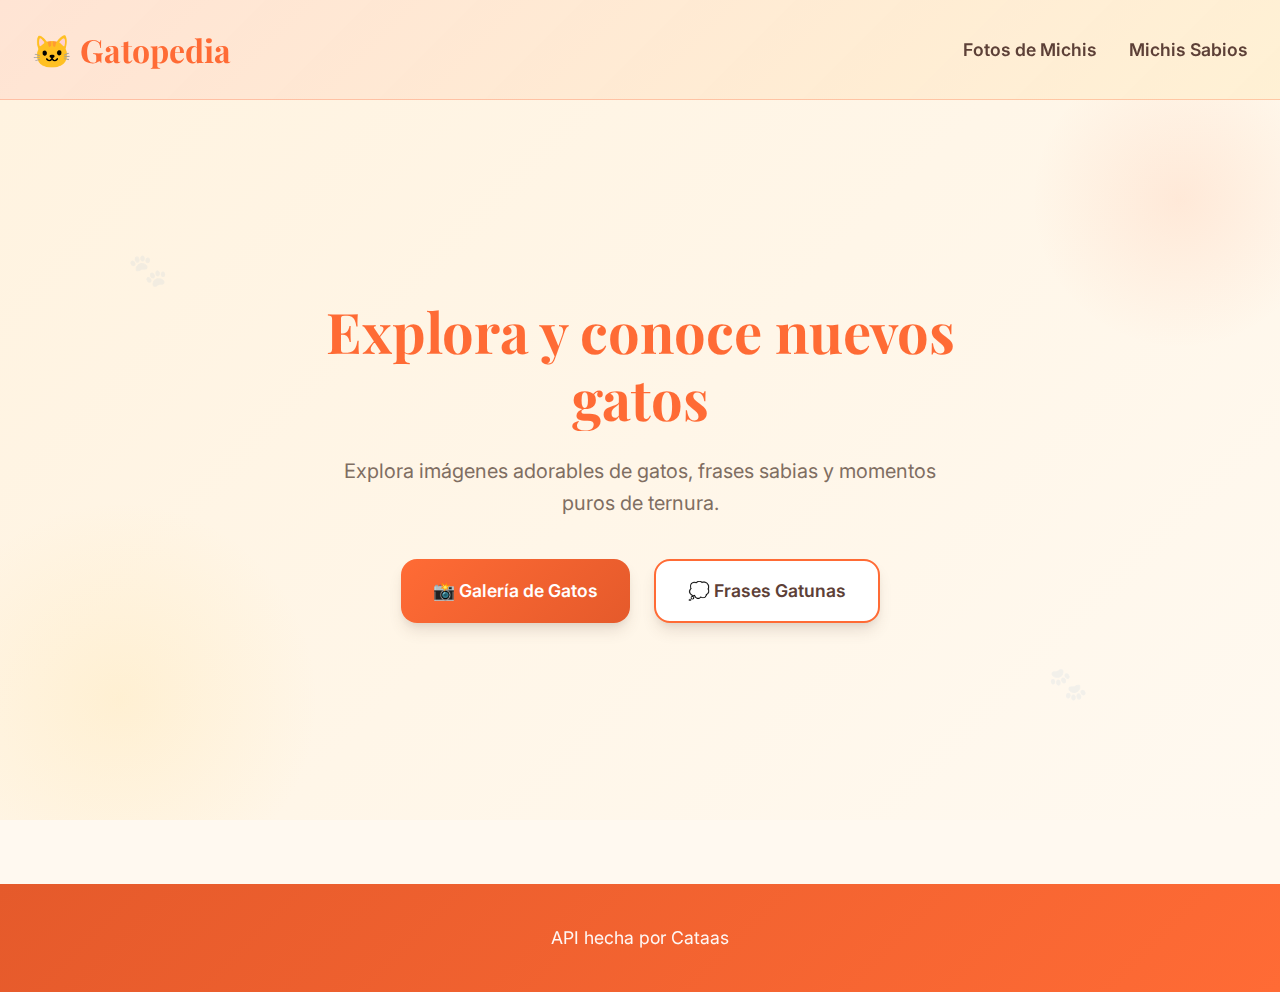
<file: 243714_Lnading/index.html>
<!DOCTYPE html>
<html lang="es">
<head>
  <meta charset="UTF-8" />
  <meta name="viewport" content="width=device-width, initial-scale=1.0" />
  <title>Gatopedia - Tu Universo Felino</title>
  <link rel="stylesheet" href="styles/index.css">
  <link href="https://fonts.googleapis.com/css2?family=Playfair+Display:wght@600;700&family=Inter:wght@300;400;500;600&display=swap" rel="stylesheet" />

</head>
<body>
  <header class="navbar">
    <h1>Gatopedia</h1>
    <nav>
      <a href="galeria.html">Fotos de Michis</a>
      <a href="frases.html">Michis Sabios</a>
    </nav>
  </header>

  <section class="hero">
    <div class="paw-decoration paw-1">🐾</div>
    <div class="paw-decoration paw-2">🐾</div>
    <div class="hero-content">
      <h2>Explora y conoce nuevos gatos</h2>
      <p>Explora imágenes adorables de gatos, frases sabias y momentos puros de ternura.</p>
      <div class="cta">
        <a href="galeria.html" class="btn btn-primary">📸 Galería de Gatos</a>
        <a href="frases.html" class="btn btn-secondary">💭 Frases Gatunas</a>
      </div>
    </div>
  </section>


  <footer>
    <p>API hecha por Cataas</p>
  </footer>
</body>
</html>
</file>
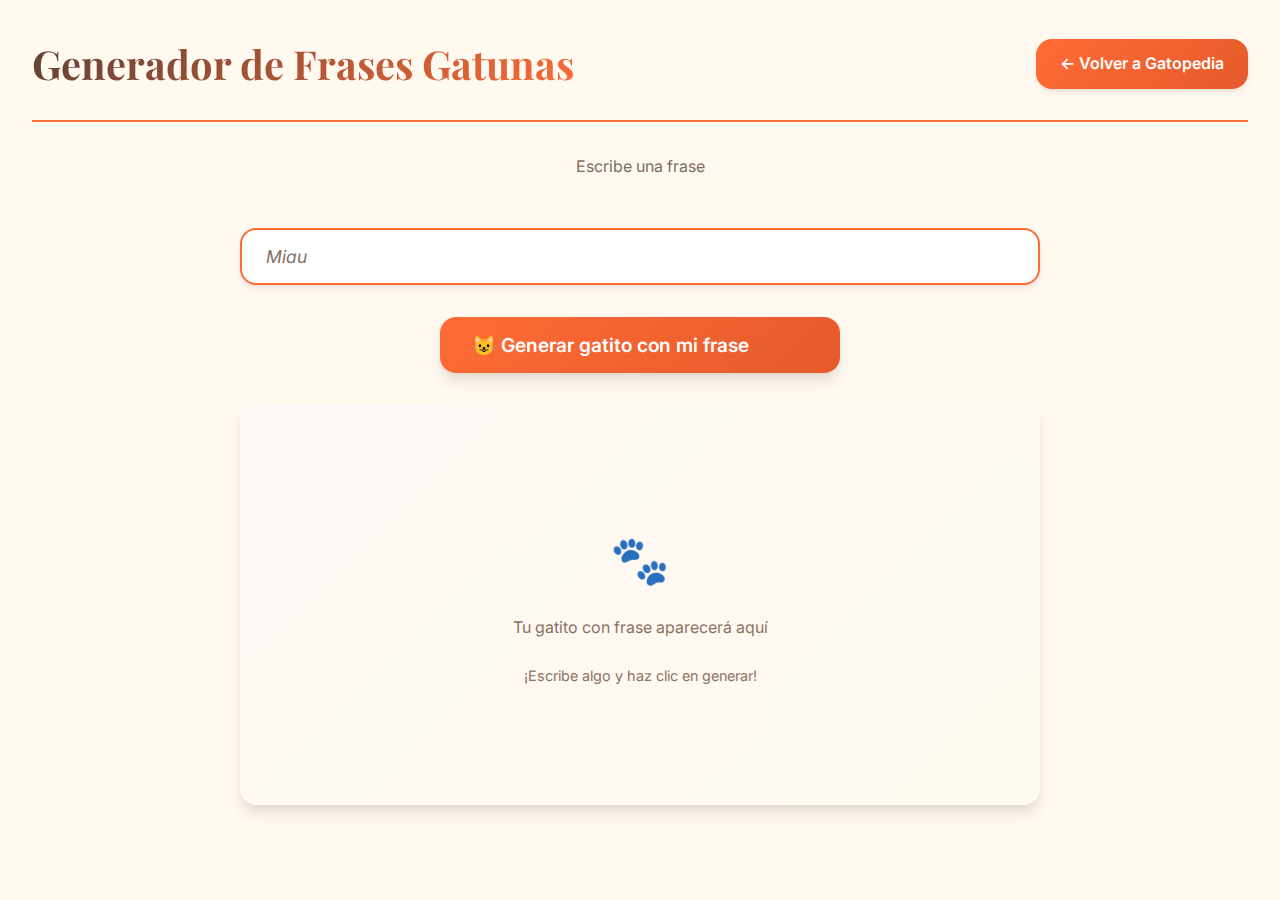
<file: 243714_Lnading/frases.html>
<!DOCTYPE html>
<html lang="es">
<head>
  <meta charset="UTF-8" />
  <meta name="viewport" content="width=device-width, initial-scale=1.0" />
  <title>Frases Gatunas - Gatopedia</title>
  <link rel="stylesheet" href="styles/frases.css">
  <link href="https://fonts.googleapis.com/css2?family=Playfair+Display:wght@600;700&family=Inter:wght@300;400;500;600&display=swap" rel="stylesheet" />

</head>
<body>
  <header>
    <h2>Generador de Frases Gatunas</h2>
    <a href="index.html" class="btn volver">← Volver a Gatopedia</a>
  </header>

  <main>
    <div class="instructions">Escribe una frase</div>
    <input type="text" id="frase" class="input-frase" placeholder="Miau" maxlength="100" />
    <button id="generar" class="btn-frases">😺 Generar gatito con mi frase</button>
    <div id="contenedor" class="contenedor-imagen">
      <div class="empty-state">
        <div class="paw-icon">🐾</div>
        <p>Tu gatito con frase aparecerá aquí</p>
        <p style="font-size: 0.9rem; margin-top: 0.5rem;">¡Escribe algo y haz clic en generar!</p>
      </div>
    </div>
  </main>
<script src="JS/FRASES.JS"></script>
</body>
</html>
</file>
<file: 243714_Lnading/styles/index.css>
* {
      margin: 0;
      padding: 0;
      box-sizing: border-box;
    }

    :root {
      --primary-orange: #FF6B35;
      --primary-orange-dark: #E55A2B;
      --secondary-orange: #FF8C42;
      --accent-yellow: #FFD166;
      --background-beige: #FFF9F0;
      --surface-cream: #FEF5E7;
      --text-brown: #5D4037;
      --text-gray: #7F6E62;
      --border-radius: 16px;
      --shadow-sm: 0 4px 6px -1px rgba(93, 64, 55, 0.1), 0 2px 4px -1px rgba(93, 64, 55, 0.06);
      --shadow-md: 0 10px 15px -3px rgba(93, 64, 55, 0.15), 0 4px 6px -2px rgba(93, 64, 55, 0.08);
      --shadow-lg: 0 25px 50px -12px rgba(93, 64, 55, 0.25);
      --transition: all 0.3s cubic-bezier(0.4, 0, 0.2, 1);
    }

    body {
      font-family: 'Inter', sans-serif;
      background-color: var(--background-beige);
      color: var(--text-brown);
      line-height: 1.6;
      overflow-x: hidden;
    }

    h1, h2, h3, h4 {
      font-family: 'Playfair Display', serif;
      font-weight: 700;
    }

    .navbar {
      display: flex;
      justify-content: space-between;
      align-items: center;
      padding: 1.5rem 2rem;
      background: linear-gradient(135deg, rgba(255, 107, 53, 0.15) 0%, rgba(255, 209, 102, 0.2) 100%);
      backdrop-filter: blur(10px);
      position: sticky;
      top: 0;
      z-index: 100;
      border-bottom: 1px solid rgba(255, 107, 53, 0.3);
    }

    .navbar h1 {
      font-size: 2rem;
      color: var(--primary-orange);
      display: flex;
      align-items: center;
      gap: 0.5rem;
    }

    .navbar h1::before {
      content: '🐱';
    }

    .navbar nav {
      display: flex;
      gap: 2rem;
    }

    .navbar a {
      text-decoration: none;
      color: var(--text-brown);
      font-weight: 600;
      font-size: 1.1rem;
      transition: var(--transition);
      position: relative;
      padding: 0.5rem 0;
    }

    .navbar a:hover {
      color: var(--primary-orange);
    }

    .navbar a::after {
      content: '';
      position: absolute;
      bottom: 0;
      left: 0;
      width: 0;
      height: 2px;
    }

    .navbar a:hover::after {
      width: 100%;
    }

    .hero {
      min-height: 80vh;
      display: flex;
      align-items: center;
      justify-content: center;
      padding: 2rem;
      background: linear-gradient(135deg, #FFF3E0 0%, #FFF9F0 100%);
      position: relative;
      overflow: hidden;
    }

    .hero::before {
      content: '';
      position: absolute;
      top: -50px;
      right: -50px;
      width: 300px;
      height: 300px;
      background: radial-gradient(circle, var(--primary-orange) 0%, transparent 70%);
      opacity: 0.1;
      border-radius: 50%;
    }

    .hero::after {
      content: '';
      position: absolute;
      bottom: -80px;
      left: -80px;
      width: 400px;
      height: 400px;
      background: radial-gradient(circle, var(--accent-yellow) 0%, transparent 70%);
      opacity: 0.15;
      border-radius: 50%;
    }

    .hero-content {
      max-width: 800px;
      text-align: center;
      z-index: 2;
      padding: 2rem;
    }

    .hero h2 {
      font-size: 3.5rem;
      margin-bottom: 1.5rem;
      line-height: 1.2;
      color: var(--text-brown);
      background:  var(--primary-orange);
      -webkit-background-clip: text;
      -webkit-text-fill-color: transparent;
      background-clip: text;
    }

    .hero p {
      font-size: 1.25rem;
      color: var(--text-gray);
      margin-bottom: 2.5rem;
      max-width: 600px;
      margin-left: auto;
      margin-right: auto;
    }

    .cta {
      display: flex;
      gap: 1.5rem;
      justify-content: center;
      flex-wrap: wrap;
    }

    .btn {
      display: inline-flex;
      align-items: center;
      gap: 0.75rem;
      padding: 1rem 2rem;
      border-radius: var(--border-radius);
      text-decoration: none;
      font-weight: 600;
      font-size: 1.1rem;
      transition: var(--transition);
      box-shadow: var(--shadow-md);
      position: relative;
      overflow: hidden;
      border: none;
      cursor: pointer;
    }

    .btn-primary {
      background: linear-gradient(135deg, var(--primary-orange), var(--primary-orange-dark));
      color: white;
    }

    .btn-primary:hover {
      transform: translateY(-4px);
      box-shadow: var(--shadow-lg);
    }

    .btn-secondary {
      background: white;
      color: var(--text-brown);
      border: 2px solid var(--primary-orange);
    }

    .btn-secondary:hover {
      transform: translateY(-4px);
      box-shadow: var(--shadow-lg);
      background: linear-gradient(135deg, var(--primary-orange), var(--primary-orange-dark));
      color: white;
    }

    footer {
      background: linear-gradient(135deg, var(--primary-orange-dark) 0%, var(--primary-orange) 100%);
      color: white;
      text-align: center;
      padding: 2.5rem;
      margin-top: 4rem;
    }

    footer p {
      font-size: 1.1rem;
      opacity: 0.95;
    }

    /* Responsive Design */
    @media (max-width: 768px) {
      .navbar {
        flex-direction: column;
        gap: 1rem;
        padding: 1rem;
      }

      .navbar nav {
        gap: 1.5rem;
      }

      .hero h2 {
        font-size: 2.5rem;
      }

      .hero p {
        font-size: 1.1rem;
      }

      .cta {
        flex-direction: column;
        align-items: center;
      }

      .features h3 {
        font-size: 2rem;
      }

      .grid {
        grid-template-columns: 1fr;
        gap: 2rem;
      }
    }

    @media (max-width: 480px) {
      .hero h2 {
        font-size: 2rem;
      }

      .btn {
        width: 100%;
        justify-content: center;
      }
    }

    /* Animation for hero text */
    @keyframes fadeInUp {
      from {
        opacity: 0;
        transform: translateY(30px);
      }
      to {
        opacity: 1;
        transform: translateY(0);
      }
    }

    .hero-content > * {
      animation: fadeInUp 0.8s ease-out forwards;
    }

    .hero-content h2 {
      animation-delay: 0.1s;
    }

    .hero-content p {
      animation-delay: 0.3s;
    }

    .cta {
      animation-delay: 0.5s;
    }

    /* Paw print decoration */
    .paw-decoration {
      position: absolute;
      font-size: 2rem;
      opacity: 0.05;
      z-index: 1;
    }

    .paw-1 {
      top: 20%;
      left: 10%;
    }

    .paw-2 {
      bottom: 15%;
      right: 15%;
      transform: rotate(180deg);
    }
</file>
<file: 243714_Lnading/styles/frases.css>
* {
  margin: 0;
  padding: 0;
  box-sizing: border-box;
}

:root {
  --primary-orange: #ff6b35;
  --primary-orange-dark: #e55a2b;
  --secondary-orange: #ff8c42;
  --accent-yellow: #ffd166;
  --background-beige: #fff9f0;
  --surface-cream: #fef5e7;
  --text-brown: #5d4037;
  --text-gray: #7f6e62;
  --border-radius: 16px;
  --shadow-sm: 0 4px 6px -1px rgba(93, 64, 55, 0.1),
    0 2px 4px -1px rgba(93, 64, 55, 0.06);
  --shadow-md: 0 10px 15px -3px rgba(93, 64, 55, 0.15),
    0 4px 6px -2px rgba(93, 64, 55, 0.08);
  --shadow-lg: 0 25px 50px -12px rgba(93, 64, 55, 0.25);
  --transition: all 0.3s cubic-bezier(0.4, 0, 0.2, 1);
}

body {
  font-family: "Inter", sans-serif;
  background-color: var(--background-beige);
  color: var(--text-brown);
  line-height: 1.6;
  min-height: 100vh;
  padding: 2rem;
}

h1,
h2,
h3,
h4 {
  font-family: "Playfair Display", serif;
  font-weight: 700;
}

header {
  display: flex;
  justify-content: space-between;
  align-items: center;
  margin-bottom: 3rem;
  padding-bottom: 1.5rem;
  border-bottom: 2px solid var(--primary-orange);
}

header h2 {
  font-size: 2.5rem;
  color: var(--text-brown);
  background: linear-gradient(135deg, var(--text-brown), var(--primary-orange));
  -webkit-background-clip: text;
  -webkit-text-fill-color: transparent;
  background-clip: text;
}

.btn.volver {
  background: linear-gradient(
    135deg,
    var(--primary-orange),
    var(--primary-orange-dark)
  );
  color: white;
  text-decoration: none;
  padding: 0.75rem 1.5rem;
  border-radius: var(--border-radius);
  font-weight: 600;
  transition: var(--transition);
  box-shadow: var(--shadow-sm);
  display: inline-flex;
  align-items: center;
  gap: 0.5rem;
}

.btn.volver:hover {
  transform: translateY(-2px);
  box-shadow: var(--shadow-md);
}

main {
  display: flex;
  flex-direction: column;
  align-items: center;
  gap: 2rem;
  max-width: 800px;
  margin: 0 auto;
}

.input-frase {
  width: 100%;
  padding: 1rem 1.5rem;
  border: 2px solid var(--primary-orange);
  border-radius: var(--border-radius);
  font-size: 1.1rem;
  font-family: "Inter", sans-serif;
  color: var(--text-brown);
  background: white;
  box-shadow: var(--shadow-sm);
  transition: var(--transition);
}

.input-frase:focus {
  outline: none;
  border-color: var(--primary-orange-dark);
  box-shadow: 0 0 0 3px rgba(255, 107, 53, 0.2);
  transform: translateY(-2px);
}

.input-frase::placeholder {
  color: var(--text-gray);
  font-style: italic;
}

.btn-frases {
  background: linear-gradient(
    135deg,
    var(--primary-orange),
    var(--primary-orange-dark)
  );
  color: white;
  border: none;
  padding: 1rem 2rem;
  border-radius: var(--border-radius);
  font-size: 1.2rem;
  font-weight: 600;
  cursor: pointer;
  transition: var(--transition);
  box-shadow: var(--shadow-md);
  display: inline-flex;
  align-items: center;
  gap: 0.75rem;
  font-family: "Inter", sans-serif;
  width: 100%;
  max-width: 400px;
}

.btn-frases:hover {
  transform: translateY(-4px);
  box-shadow: var(--shadow-lg);
}

.contenedor-imagen {
  width: 100%;
  background: white;
  border-radius: var(--border-radius);
  padding: 2rem;
  box-shadow: var(--shadow-md);
  display: flex;
  justify-content: center;
  align-items: center;
  min-height: 400px;
  position: relative;
  overflow: hidden;
}

.contenedor-imagen::before {
  content: "";
  position: absolute;
  top: 0;
  left: 0;
  width: 100%;
  height: 100%;
  background: linear-gradient(
    135deg,
    rgba(255, 107, 53, 0.05) 0%,
    rgba(255, 209, 102, 0.1) 100%
  );
  z-index: 1;
}

.contenedor-imagen img {
  max-width: 100%;
  max-height: 500px;
  border-radius: var(--border-radius);
  object-fit: contain;
  z-index: 2;
  transition: var(--transition);
  box-shadow: var(--shadow-sm);
}

.contenedor-imagen img:hover {
  transform: scale(1.02);
  box-shadow: var(--shadow-lg);
}

.loading {
  display: flex;
  align-items: center;
  justify-content: center;
  gap: 1rem;
  color: var(--text-gray);
  font-size: 1.1rem;
}

.paw-spinner {
  font-size: 1.5rem;
  animation: bounce 1.5s infinite ease-in-out;
}

@keyframes bounce {
  0%,
  100% {
    transform: translateY(0);
  }
  50% {
    transform: translateY(-10px);
  }
}

/* Responsive Design */
@media (max-width: 768px) {
  body {
    padding: 1rem;
  }

  header {
    flex-direction: column;
    gap: 1rem;
    text-align: center;
  }

  header h2 {
    font-size: 2rem;
  }

  .contenedor-imagen {
    min-height: 300px;
    padding: 1.5rem;
  }

  .input-frase {
    padding: 0.8rem 1.2rem;
    font-size: 1rem;
  }
}

@media (max-width: 480px) {
  header h2 {
    font-size: 1.8rem;
  }

  .contenedor-imagen {
    min-height: 250px;
    padding: 1rem;
  }

  .btn-frases {
    padding: 0.8rem 1.5rem;
    font-size: 1.1rem;
  }
}

/* Empty state */
.empty-state {
  display: flex;
  flex-direction: column;
  align-items: center;
  justify-content: center;
  gap: 1rem;
  color: var(--text-gray);
  text-align: center;
  padding: 2rem;
}

.empty-state .paw-icon {
  font-size: 3rem;
  color: var(--primary-orange);
}

.instructions {
  text-align: center;
  color: var(--text-gray);
  font-size: 1rem;
  margin-top: -1rem;
  margin-bottom: 1rem;
}
</file>
